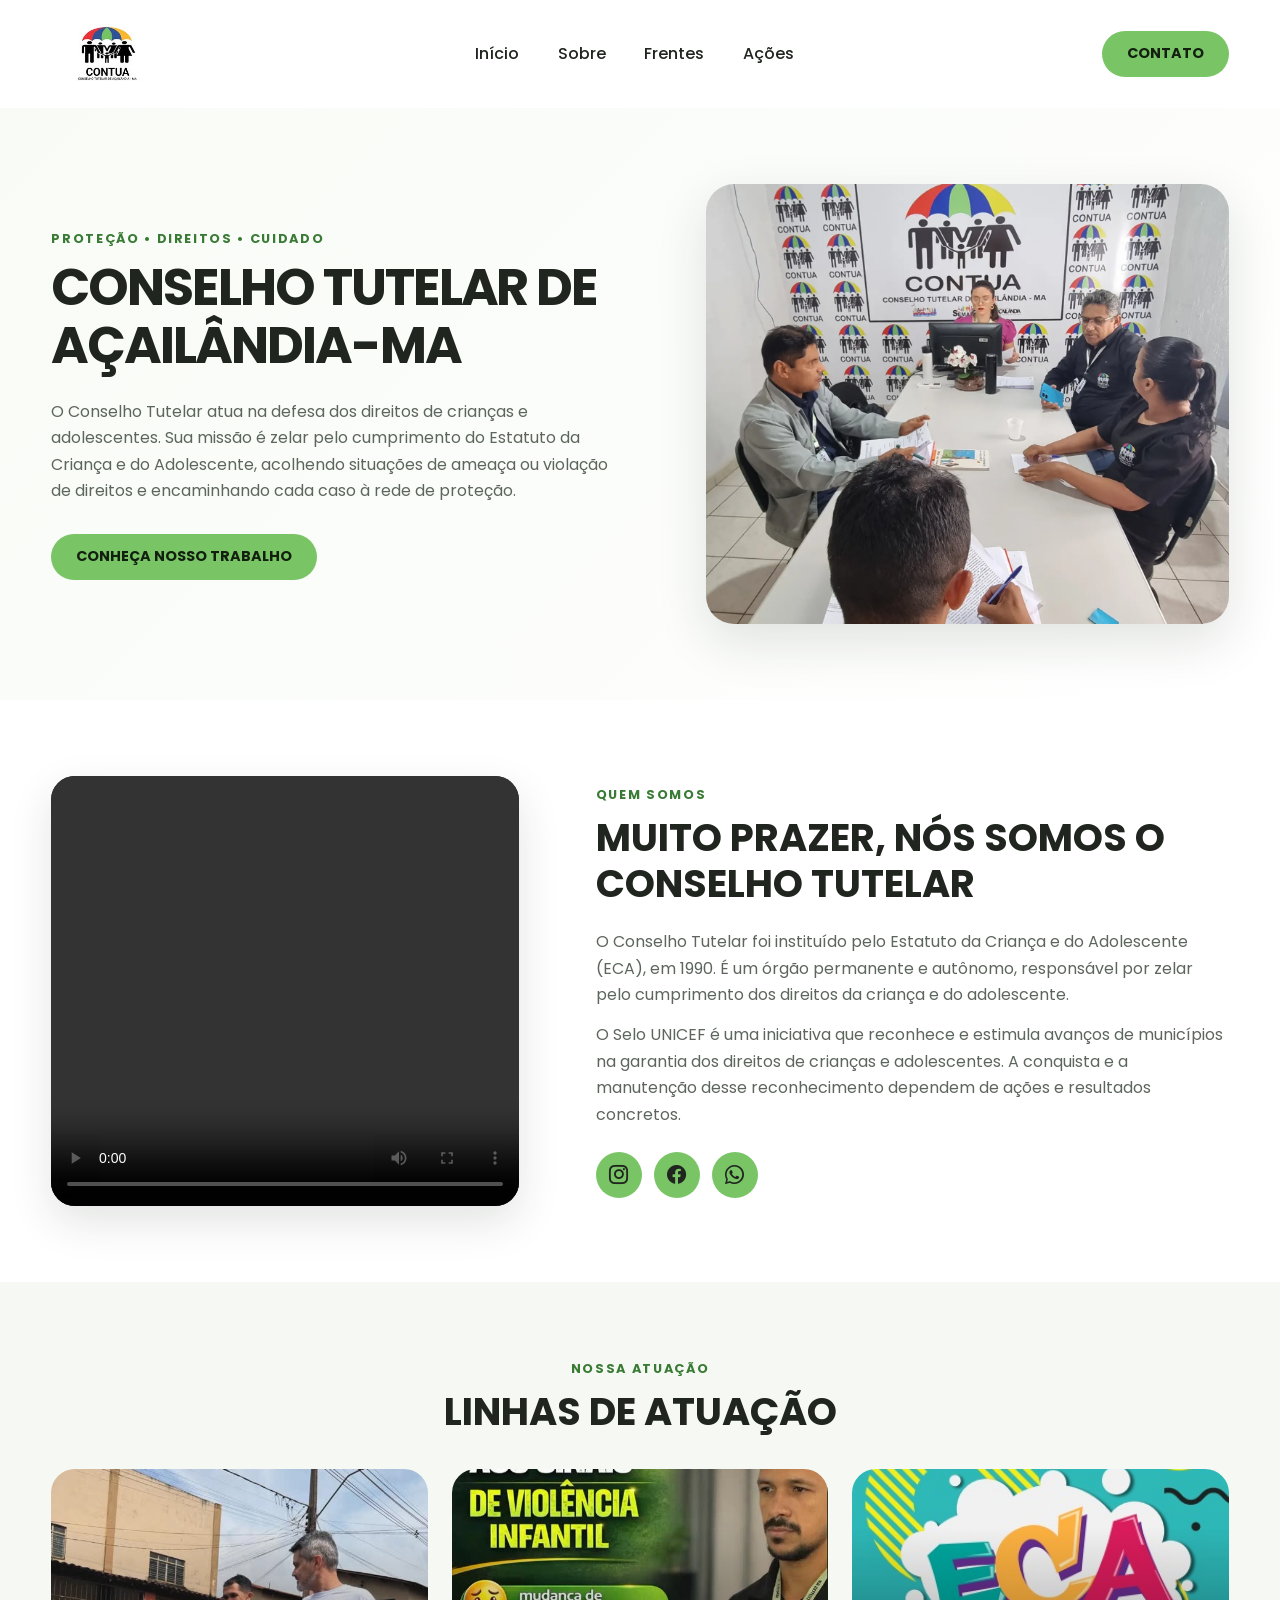
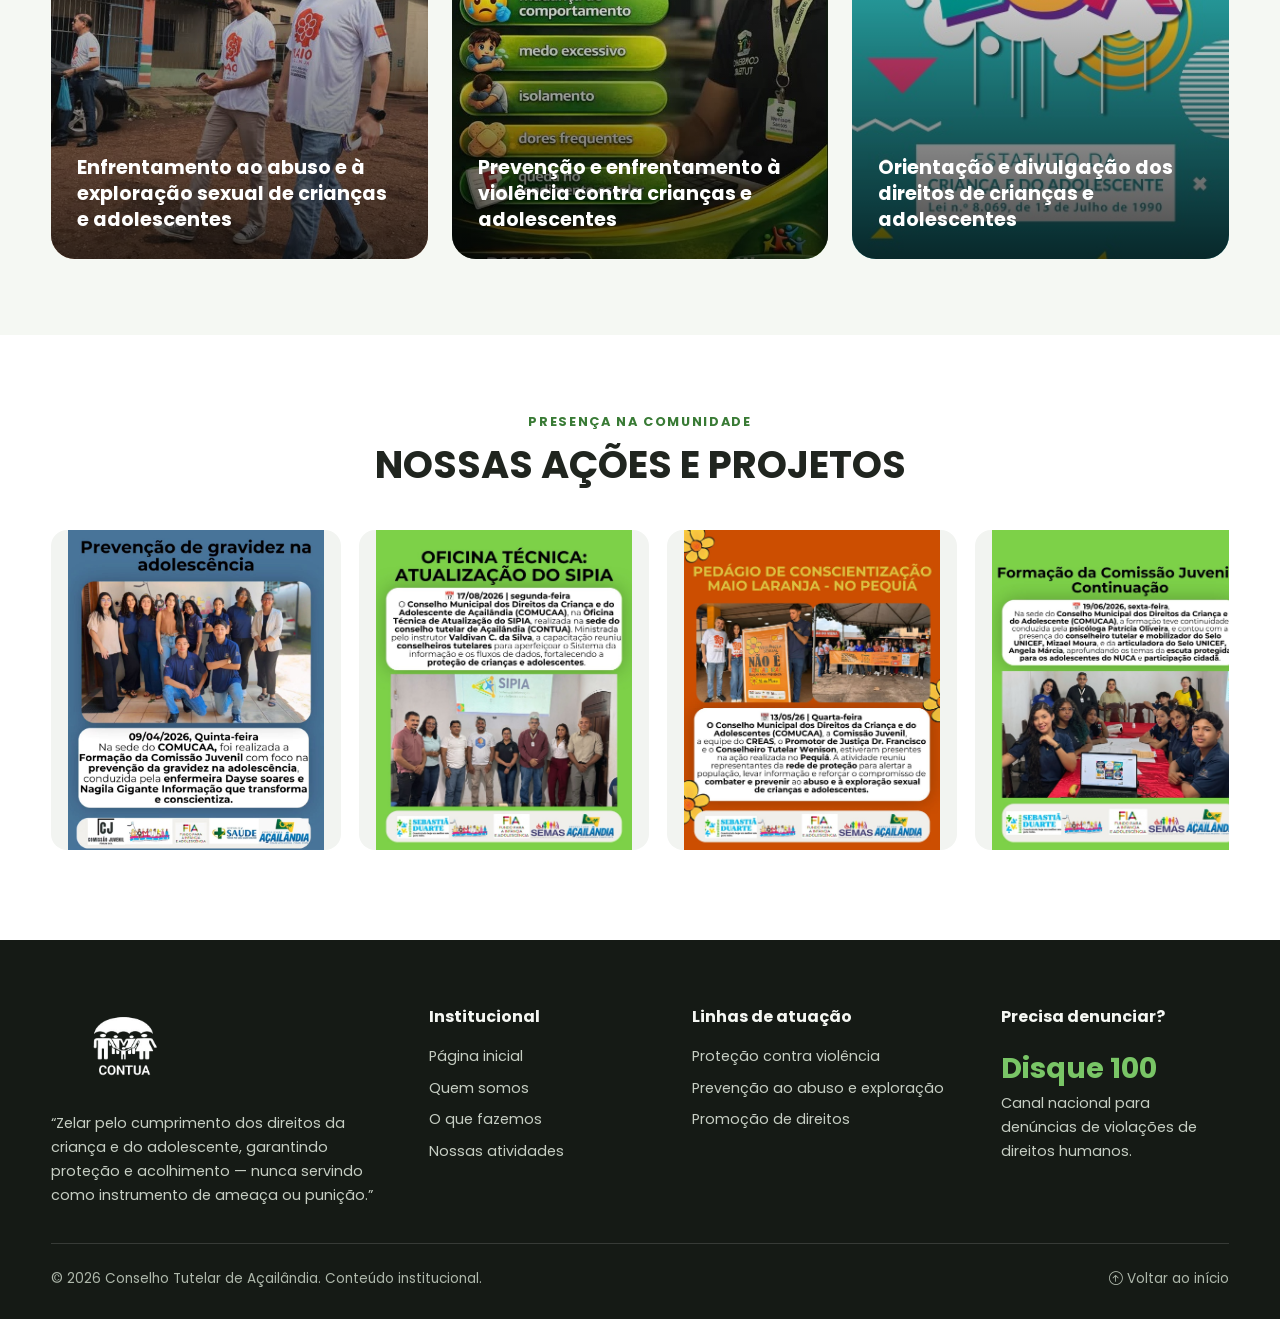
<file: index.html>
<!DOCTYPE html>
<html lang="pt-BR">
<head>
  <meta charset="UTF-8">
  <meta name="viewport" content="width=device-width, initial-scale=1">
  <meta name="theme-color" content="#ffffff">
  <meta name="description" content="Conselho Tutelar de Açailândia-MA: proteção e garantia dos direitos de crianças e adolescentes.">
  <title>Conselho Tutelar de Açailândia | CONTUA</title>
  <link rel="preconnect" href="https://fonts.googleapis.com">
  <link rel="preconnect" href="https://fonts.gstatic.com" crossorigin>
  <link href="https://fonts.googleapis.com/css2?family=Poppins:wght@300;400;500;600;700;800&display=swap" rel="stylesheet">
  <link rel="stylesheet" href="https://cdn.jsdelivr.net/npm/bootstrap-icons@1.13.1/font/bootstrap-icons.min.css">
  <link rel="stylesheet" href="STYLE.CSS">
</head>
<body>
  <header class="site-header">
    <div class="interface header-content">
      <a class="logo" href="#inicio" aria-label="Conselho Tutelar de Açailândia - início">
        <img src="imagens/LOGO.jpg" alt="Logo do Conselho Tutelar de Açailândia">
      </a>
      <nav class="menu-desktop" aria-label="Navegação principal">
        <ul>
          <li><a href="#inicio">Início</a></li>
          <li><a href="#sobre">Sobre</a></li>
          <li><a href="#frentes">Frentes</a></li>
          <li><a href="#acoes">Ações</a></li>
        </ul>
      </nav>
      <a class="button-link" href="https://wa.me/5599991934851" target="_blank" rel="noopener noreferrer"><span class="button">CONTATO</span></a>
    </div>
  </header>

  <main>
    <section class="hero section-padding" id="inicio">
      <div class="interface hero-grid">
        <div class="hero-copy">
          <p class="eyebrow">Proteção • Direitos • Cuidado</p>
          <h1>CONSELHO TUTELAR DE AÇAILÂNDIA-MA</h1>
          <p>O Conselho Tutelar atua na defesa dos direitos de crianças e adolescentes. Sua missão é zelar pelo cumprimento do Estatuto da Criança e do Adolescente, acolhendo situações de ameaça ou violação de direitos e encaminhando cada caso à rede de proteção.</p>
          <a class="button-link" href="https://www.instagram.com/ct_acailandia?hvrq=MXNpejA4em95Ymtnaw==" target="_blank" rel="noopener noreferrer"><span class="button">CONHEÇA NOSSO TRABALHO</span></a>
        </div>
        <div class="hero-image">
          <img src="imagens/reuniao.jpg" alt="Registro de reunião relacionada às atividades do Conselho Tutelar">
        </div>
      </div>
    </section>

    <section class="about section-padding" id="sobre">
      <div class="interface about-grid">
        <div class="video-frame">
          <video src="videos/SELO%20UNICEF.mp4" controls preload="metadata" playsinline aria-label="Vídeo sobre o Selo UNICEF"></video>
        </div>
        <div class="about-copy">
          <p class="eyebrow">Quem somos</p>
          <h2>MUITO PRAZER, NÓS SOMOS O CONSELHO TUTELAR</h2>
          <p>O Conselho Tutelar foi instituído pelo Estatuto da Criança e do Adolescente (ECA), em 1990. É um órgão permanente e autônomo, responsável por zelar pelo cumprimento dos direitos da criança e do adolescente.</p>
          <p>O Selo UNICEF é uma iniciativa que reconhece e estimula avanços de municípios na garantia dos direitos de crianças e adolescentes. A conquista e a manutenção desse reconhecimento dependem de ações e resultados concretos.</p>
          <div class="social-actions" aria-label="Redes sociais">
            <a href="https://www.instagram.com/ct_acailandia?hvrq=MXNpejA4em95Ymtnaw==" target="_blank" rel="noopener noreferrer" aria-label="Instagram do Conselho Tutelar"><i class="bi bi-instagram"></i></a>
            <a href="https://www.facebook.com/share/1FySenJDvz/" target="_blank" rel="noopener noreferrer" aria-label="Facebook do Conselho Tutelar"><i class="bi bi-facebook"></i></a>
            <a href="https://wa.me/5599991934851" target="_blank" rel="noopener noreferrer" aria-label="WhatsApp do Conselho Tutelar"><i class="bi bi-whatsapp"></i></a>
          </div>
        </div>
      </div>
    </section>

    <section class="fronts section-padding" id="frentes">
      <div class="interface">
        <p class="eyebrow centered">Nossa atuação</p>
        <h2 class="section-title">LINHAS DE ATUAÇÃO</h2>
        <div class="front-grid">
          <article class="front-card" style="--front-image: url('imagens/frente_01.jpg')">
            <div class="front-overlay"><h3>Enfrentamento ao abuso e à exploração sexual de crianças e adolescentes</h3></div>
          </article>
          <article class="front-card" style="--front-image: url('imagens/frente_02.jpg')">
            <div class="front-overlay"><h3>Prevenção e enfrentamento à violência contra crianças e adolescentes</h3></div>
          </article>
          <article class="front-card" style="--front-image: url('imagens/frente_03.jpg')">
            <div class="front-overlay"><h3>Orientação e divulgação dos direitos de crianças e adolescentes</h3></div>
          </article>
        </div>
      </div>
    </section>

    <section class="actions section-padding" id="acoes">
      <div class="interface">
        <p class="eyebrow centered">Presença na comunidade</p>
        <h2 class="section-title">NOSSAS AÇÕES E PROJETOS</h2>
        <div class="actions-carousel" aria-label="Galeria de ações e projetos">
          <div class="actions-track">
            <div class="actions-group">
              <figure class="action-card"><img src="imagens/a%C3%A7ao%2001.jpg" alt="Ação de conscientização sobre gravidez na adolescência" loading="lazy"></figure>
              <figure class="action-card"><img src="imagens/a%C3%A7ao%2002.jpg" alt="Atividade relacionada ao SIPIA" loading="lazy"></figure>
              <figure class="action-card"><img src="imagens/a%C3%A7ao%2003.jpg" alt="Campanha Maio Laranja" loading="lazy"></figure>
              <figure class="action-card"><img src="imagens/a%C3%A7ao_04.jpg" alt="Atividade da comissão juvenil" loading="lazy"></figure>
              <figure class="action-card"><img src="imagens/WhatsApp%20Image%202026-11-25%20at%2014.00.57.jpeg" alt="Roda de conversa com bacharelandos em Direito na Faculdade FAVALE, em 3 de junho de 2026" loading="lazy"></figure>
              <figure class="action-card"><img src="imagens/WhatsApp%20Image%202026-11-25%20at%2014.00.57(1).jpeg" alt="Capacitação do conselheiro tutelar Mizael Moura da Silva em Marabá, Pará" loading="lazy"></figure>
            </div>
            <div class="actions-group" aria-hidden="true">
              <figure class="action-card"><img src="imagens/a%C3%A7ao%2001.jpg" alt="" loading="lazy"></figure>
              <figure class="action-card"><img src="imagens/a%C3%A7ao%2002.jpg" alt="" loading="lazy"></figure>
              <figure class="action-card"><img src="imagens/a%C3%A7ao%2003.jpg" alt="" loading="lazy"></figure>
              <figure class="action-card"><img src="imagens/a%C3%A7ao_04.jpg" alt="" loading="lazy"></figure>
              <figure class="action-card"><img src="imagens/WhatsApp%20Image%202026-11-25%20at%2014.00.57.jpeg" alt="" loading="lazy"></figure>
              <figure class="action-card"><img src="imagens/WhatsApp%20Image%202026-11-25%20at%2014.00.57(1).jpeg" alt="" loading="lazy"></figure>
            </div>
          </div>
        </div>
      </div>
    </section>
  </main>

  <footer id="contato">
    <div class="interface footer-grid">
      <div class="footer-brand">
        <img src="imagens/logo-footer-removebg-preview.png" alt="Conselho Tutelar de Açailândia">
        <p>“Zelar pelo cumprimento dos direitos da criança e do adolescente, garantindo proteção e acolhimento — nunca servindo como instrumento de ameaça ou punição.”</p>
      </div>
      <div class="footer-list">
        <h3>Institucional</h3>
        <ul>
          <li><a href="#inicio">Página inicial</a></li>
          <li><a href="#sobre">Quem somos</a></li>
          <li><a href="#frentes">O que fazemos</a></li>
          <li><a href="#acoes">Nossas atividades</a></li>
        </ul>
      </div>
      <div class="footer-list">
        <h3>Linhas de atuação</h3>
        <ul>
          <li><a href="#frentes">Proteção contra violência</a></li>
          <li><a href="#frentes">Prevenção ao abuso e exploração</a></li>
          <li><a href="#frentes">Promoção de direitos</a></li>
        </ul>
      </div>
      <div class="footer-list emergency">
        <h3>Precisa denunciar?</h3>
        <p>Disque 100</p>
        <p>Canal nacional para denúncias de violações de direitos humanos.</p>
      </div>
      <div class="footer-bottom">
        <p>© 2026 Conselho Tutelar de Açailândia. Conteúdo institucional.</p>
        <a href="#inicio" aria-label="Voltar ao início"><i class="bi bi-arrow-up-circle"></i> Voltar ao início</a>
      </div>
    </div>
  </footer>
</body>
</html>
</file>
<file: STYLE.CSS>
:root {
  --green: #79c566;
  --green-dark: #397b35;
  --ink: #20251f;
  --muted: #5d665d;
  --surface: #f5f8f3;
}
* { box-sizing: border-box; margin: 0; padding: 0; }
html { scroll-behavior: smooth; scroll-padding-top: 24px; }
body { min-width: 320px; color: var(--ink); background: #fff; font-family: "Poppins", sans-serif; line-height: 1.65; }
img, video { display: block; max-width: 100%; }
a { color: inherit; }
.interface { width: min(1180px, 92%); margin-inline: auto; }
.section-padding { padding: 76px 0; }
.site-header { padding: 16px 0; background: #fff; }
.header-content { display: flex; align-items: center; justify-content: space-between; gap: 28px; }
.logo img { width: 116px; max-height: 76px; object-fit: contain; }
.menu-desktop ul { display: flex; align-items: center; gap: clamp(16px, 3vw, 42px); list-style: none; }
.menu-desktop a { text-decoration: none; font-weight: 500; transition: color .2s; }
.menu-desktop a:hover, .footer-list a:hover { color: var(--green-dark); }
.button-link { display: inline-flex; text-decoration: none; }
.button { display: inline-flex; justify-content: center; align-items: center; padding: 11px 25px; border-radius: 999px; background: var(--green); color: #13200f; font-size: .9rem; font-weight: 700; transition: background .2s, transform .2s; }
.button:hover { background: #91d77d; transform: translateY(-2px); }
.hero { background: linear-gradient(135deg, #f8fbf6, #fff); }
.hero-grid, .about-grid { display: grid; grid-template-columns: 1.05fr .95fr; align-items: center; gap: clamp(36px, 6vw, 82px); }
.eyebrow { margin-bottom: 10px; color: var(--green-dark); font-size: .8rem; font-weight: 700; letter-spacing: .13em; text-transform: uppercase; }
.hero h1 { max-width: 660px; font-size: clamp(2rem, 4vw, 3.4rem); line-height: 1.13; letter-spacing: -.04em; }
.hero-copy > p:not(.eyebrow) { max-width: 650px; margin: 24px 0 30px; color: var(--muted); }
.hero-image img { width: 100%; max-height: 440px; object-fit: cover; border-radius: 28px; box-shadow: 0 18px 50px #182b1720; }
.about-grid { grid-template-columns: .85fr 1.15fr; }
.video-frame { overflow: hidden; border-radius: 24px; background: #101510; box-shadow: 0 16px 42px #182b1720; }
.video-frame video { width: 100%; max-height: 430px; aspect-ratio: 4 / 5; object-fit: contain; }
.about h2 { margin-bottom: 22px; font-size: clamp(1.65rem, 3vw, 2.45rem); line-height: 1.2; }
.about-copy p:not(.eyebrow) { margin: 14px 0; color: var(--muted); }
.social-actions { display: flex; gap: 12px; margin-top: 24px; }
.social-actions a { display: grid; width: 46px; height: 46px; place-items: center; border-radius: 50%; background: var(--green); font-size: 1.2rem; text-decoration: none; }
.fronts { background: var(--surface); }
.centered { text-align: center; }
.section-title { margin-bottom: 34px; text-align: center; font-size: clamp(1.7rem, 3vw, 2.5rem); line-height: 1.2; }
.front-grid { display: grid; grid-template-columns: repeat(3, 1fr); gap: 24px; }
.front-card { min-height: 390px; position: relative; overflow: hidden; border-radius: 24px; background-image: var(--front-image); background-position: center; background-size: cover; }
.front-overlay { position: absolute; inset: 0; display: flex; align-items: end; padding: 26px; color: #fff; background: linear-gradient(transparent 15%, #000b 100%); transition: background .25s; }
.front-overlay h3 { font-size: 1.2rem; line-height: 1.35; }
.front-card:hover .front-overlay { background: linear-gradient(transparent 0%, #000c 100%); }
/* Galeria de ações: carrossel infinito no desktop */
.actions-carousel { position: relative; isolation: isolate; overflow: hidden; width: 100%; }
.actions-track { display: flex; flex-wrap: nowrap; gap: 0; width: max-content; will-change: transform; animation: actions-scroll 33.5s linear infinite; }
.actions-group { display: flex; flex: 0 0 auto; flex-wrap: nowrap; align-items: stretch; gap: 18px; width: max-content; padding: 8px 18px 14px 0; min-width: max-content; }
.action-card { position: static; flex: 0 0 clamp(220px, 23vw, 290px); width: clamp(220px, 23vw, 290px); min-width: clamp(220px, 23vw, 290px); overflow: hidden; border-radius: 16px; background: var(--surface); transition: filter .3s, opacity .3s; }
.action-card img { display: block; width: 100%; height: 320px; object-fit: contain; background: #f2f4f1; transition: filter .35s ease; }
@keyframes actions-scroll { from { transform: translateX(0); } to { transform: translateX(-50%); } }

/* Ao interagir, pausa o movimento, destaca a imagem e suaviza as demais */
@media (hover: hover) and (pointer: fine) {
  .actions-carousel:hover .actions-track { animation-play-state: paused; }
  .actions-carousel:hover .action-card { filter: grayscale(1); opacity: .72; }
  .actions-carousel:hover .action-card:hover { filter: grayscale(0); opacity: 1; }
}
footer { padding: 64px 0 28px; color: #f5f7f3; background: #151a15; }
.footer-grid { display: grid; grid-template-columns: 1.5fr 1fr 1.2fr 1fr; gap: 36px; }
.footer-brand img { width: 150px; max-height: 90px; object-fit: contain; margin-bottom: 18px; }
.footer-brand p, .footer-list li, .emergency p { color: #c6cec3; font-size: .9rem; }
.footer-list h3 { margin-bottom: 14px; font-size: 1rem; }
.footer-list ul { list-style: none; }
.footer-list li { margin: 8px 0; }
.footer-list a { color: #c6cec3; text-decoration: none; }
.emergency > p:first-of-type { color: var(--green); font-size: 1.8rem; font-weight: 700; }
.footer-bottom { grid-column: 1 / -1; display: flex; justify-content: space-between; gap: 20px; padding-top: 24px; border-top: 1px solid #ffffff25; color: #aeb8ab; font-size: .85rem; }
.footer-bottom a { text-decoration: none; }
@media (max-width: 850px) {
  .header-content { flex-wrap: wrap; justify-content: center; }
  .menu-desktop ul { flex-wrap: wrap; justify-content: center; }
  .hero-grid, .about-grid { grid-template-columns: 1fr; }
  .hero-image { order: -1; }
  .hero-image img { max-height: 360px; }
  .video-frame { max-width: 520px; margin-inline: auto; }
  .video-frame video { aspect-ratio: 16 / 9; }
  .front-grid { grid-template-columns: repeat(2, 1fr); }
  .actions-grid { grid-template-columns: repeat(2, 1fr); }
  .footer-grid { grid-template-columns: repeat(2, 1fr); }
}
@media (max-width: 520px) {
  .section-padding { padding: 52px 0; }
  .header-content { gap: 14px; }
  .logo img { width: 92px; }
  .menu-desktop { width: 100%; }
  .menu-desktop ul { gap: 12px 20px; }
  .menu-desktop a { font-size: .9rem; }
  .header-content > .button-link { margin-bottom: 6px; }
  .hero h1 { font-size: 2rem; }
  .front-grid, .actions-grid, .footer-grid { grid-template-columns: 1fr; }
  .front-card { min-height: 330px; }
  /* No mobile, preserva a grade estática e a visualização atual */
  .actions-carousel { overflow: visible; }
  .actions-track { display: block; width: 100%; animation: none; }
  .actions-group { display: grid; grid-template-columns: 1fr; gap: 18px; padding: 0; }
  .actions-group[aria-hidden="true"] { display: none; }
  .action-card { width: 100%; }
  .action-card img { height: auto; max-height: 420px; object-fit: contain; }
  .footer-bottom { flex-direction: column; }
}
@media (prefers-reduced-motion: reduce) {
  .actions-track { animation: none; }
  html { scroll-behavior: auto; }
  *, *::before, *::after { transition-duration: .01ms !important; animation-duration: .01ms !important; }
}
</file>
